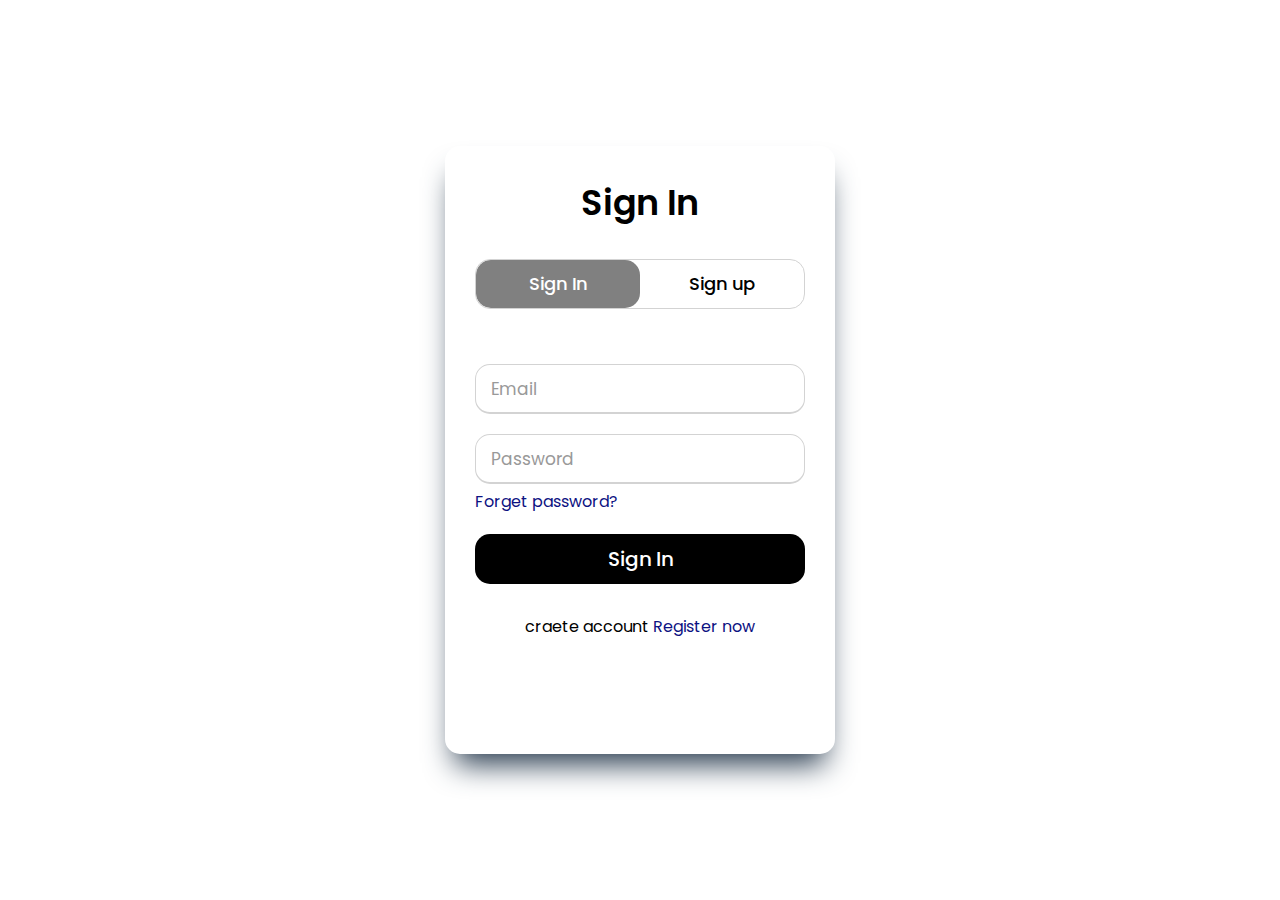
<file: login.html>
<!DOCTYPE html>
<html lang="en">

<head>
  <meta charset="UTF-8">
  <meta name="viewport" content="width=device-width, initial-scale=1.0">
  <title>TRIEFWARE-Login</title>
  <link rel="stylesheet" href="login.css">
</head>

<body>
<div class="wrapper">
      <div class="title-text">
        <div class="title login">Sign In</div>
        <div class="title signup">Sign Up</div>
      </div>
      <div class="form-container">

        <div class="slide-controls">
          <input type="radio" name="slide" id="login" checked>
          <input type="radio" name="slide" id="signup">
          <label for="login" class="slide login">Sign In</label>
          <label for="signup" class="slide signup">Sign up</label>
          <div class="slider-tab"></div>
        </div>

        <div class="form-inner">
          <form action="index.html" class="login">
            <pre>
            </pre>
            <div class="field">
              <input type="text" placeholder="Email " required>
            </div>
            <div class="field">
              <input type="password" placeholder="Password " required>
            </div>
            <div class="pass-link"><a href="#">Forget password?</a></div>
            <div class="field btn">
              <div class="btn-layer"></div>
              <input type="submit" value="Sign In">
            </div>
            <div class="signup-link">craete account <a href="">Register now</a></div>
          </form>
          <form action="index.html" class="signup">
            <div class="field">
              <input type="text" placeholder="Username " required>
            </div>
            <div class="field">
              <input type="text" placeholder="Email" required>
            </div>
            <div class="field">
              <input type="password" placeholder="Password" required>
            </div>
            <div class="field">
              <input type="password" placeholder="Repeat-password " required>
            </div>
            <div class="field btn">
              <div class="btn-layer"></div>
              <input type="submit" value="Sign up">
            </div>
            <div class="signup-link">Already have an account <a href="">Sign In</a></div>
          </form>
        </div>
      </div>
    </div>
  <script  src="script.js"></script>

</body>
</html>
</file>
<file: login.css>
@import url('https://fonts.googleapis.com/css?family=Poppins:400,500,600,700&display=swap');
*{
  margin: 0;
  padding: 0;
  box-sizing: border-box;
  font-family: 'Poppins', sans-serif;
}
html,body{
  display: grid;
  height: 100%;
  width: 100%;
  place-items: center;
  background: white;

}
::selection{
  background: grey;
  color: #fff;
}
.wrapper{
  overflow: hidden;
  max-width: 390px;
  background: #fff;
  padding: 30px;
  border-radius: 15px;
  box-shadow: rgb(38, 57, 77) 0px 20px 30px -10px;
}
.wrapper .title-text{
  display: flex;
  width: 200%;
}
.wrapper .title{
  width: 50%;
  font-size: 35px;
  font-weight: 600;
  text-align: center;
  transition: all 0.6s cubic-bezier(0.68,-0.55,0.265,1.55);
}
.wrapper .slide-controls{
  position: relative;
  display: flex;
  height: 50px;
  width: 100%;
  overflow: hidden;
  margin: 30px 0 10px 0;
  justify-content: space-between;
  border: 1px solid lightgrey;
  border-radius: 15px;
}
.slide-controls .slide{
  height: 100%;
  width: 100%;
  color: #fff;
  font-size: 18px;
  font-weight: 500;
  text-align: center;
  line-height: 48px;
  cursor: pointer;
  z-index: 1;
  transition: all 0.6s ease;
}
.slide-controls label.signup{
  color: #000;
}
.slide-controls .slider-tab{
  position: absolute;
  height: 100%;
  width: 50%;
  left: 0;
  z-index: 0;
  border-radius: 15px;
  background: grey;
  transition: all 0.6s cubic-bezier(0.68,-0.55,0.265,1.55);
}
input[type="radio"]{
  display: none;
}
#signup:checked ~ .slider-tab{
  left: 50%;
}
#signup:checked ~ label.signup{
  color: #fff;
  cursor: default;
  user-select: none;
}
#signup:checked ~ label.login{
  color: #000;
}
#login:checked ~ label.signup{
  color: #000;
}
#login:checked ~ label.login{
  cursor: default;
  user-select: none;
}
.wrapper .form-container{
  width: 100%;
  overflow: hidden;
}
.form-container .form-inner{
  display: flex;
  width: 200%;
}
.form-container .form-inner form{
  width: 50%;
  transition: all 0.6s cubic-bezier(0.68,-0.55,0.265,1.55);
}
.form-inner form .field{
  height: 50px;
  width: 100%;
  margin-top: 20px;
}
.form-inner form .field input{
  height: 100%;
  width: 100%;
  outline: none;
  padding-left: 15px;
  border-radius: 15px;
  border: 1px solid lightgrey;
  border-bottom-width: 2px;
  font-size: 17px;
  transition: all 0.3s ease;
}
.form-inner form .field input:focus{
  border-color: black;
  /* box-shadow: inset 0 0 3px #fb6aae; */
}
.form-inner form .field input::placeholder{
  color: #999;
  transition: all 0.3s ease;
}
form .field input:focus::placeholder{
  color: black;
}
.form-inner form .pass-link{
  margin-top: 5px;
}
.form-inner form .signup-link{
  text-align: center;
  margin-top: 30px;
}
.form-inner form .pass-link a,
.form-inner form .signup-link a{
  color: #0D1282;
  text-decoration: none;
}
.form-inner form .pass-link a:hover,
.form-inner form .signup-link a:hover{
  text-decoration: underline;
}
form .btn{
  height: 50px;
  width: 100%;
  border-radius: 15px;
  position: relative;
  overflow: hidden;
}
form .btn .btn-layer{
  height: 100%;
  width: 300%;
  position: absolute;
  left: -100%;
  background: black;
  border-radius: 15px;
  transition: all 0.4s ease;;
}
form .btn:hover .btn-layer{
  left: 0;
  background-color: #5C5470;
}
form .btn input[type="submit"]{
  height: 100%;
  width: 100%;
  z-index: 1;
  position: relative;
  background: none;
  border: none;
  color: #fff;
  padding-left: 0;
  border-radius: 15px;
  font-size: 20px;
  font-weight: 500;
  cursor: pointer;
}
</file>
